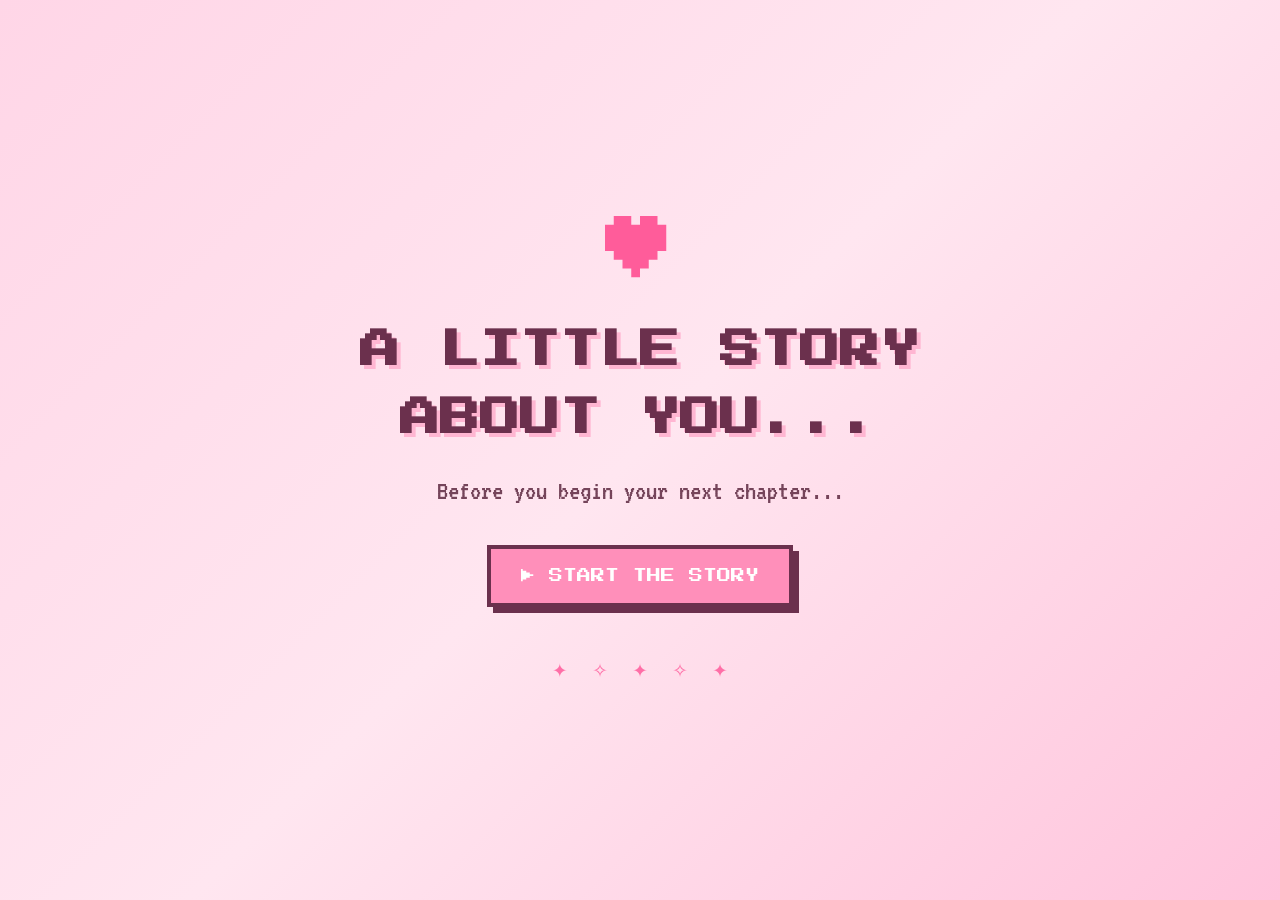
<file: index.html>
<!DOCTYPE html>
<html lang="en">

<head>
    <meta charset="UTF-8">

    <meta name="viewport" content="width=device-width, initial-scale=1.0">

    <title>A Little Story About You ❤️</title>

    <link rel="stylesheet" href="style.css">
</head>

<body>

    <main class="start-screen">

        <div class="pixel-heart">♥</div>

        <h1>A LITTLE STORY<br>ABOUT YOU...</h1>

        <p>
            Before you begin your next chapter...
        </p>

        <button id="startButton">
            ▶ START THE STORY
        </button>

        <div class="sparkles">
            ✦　✧　✦　✧　✦
        </div>

    </main>

    <script src="script.js"></script>

</body>

</html>
</file>
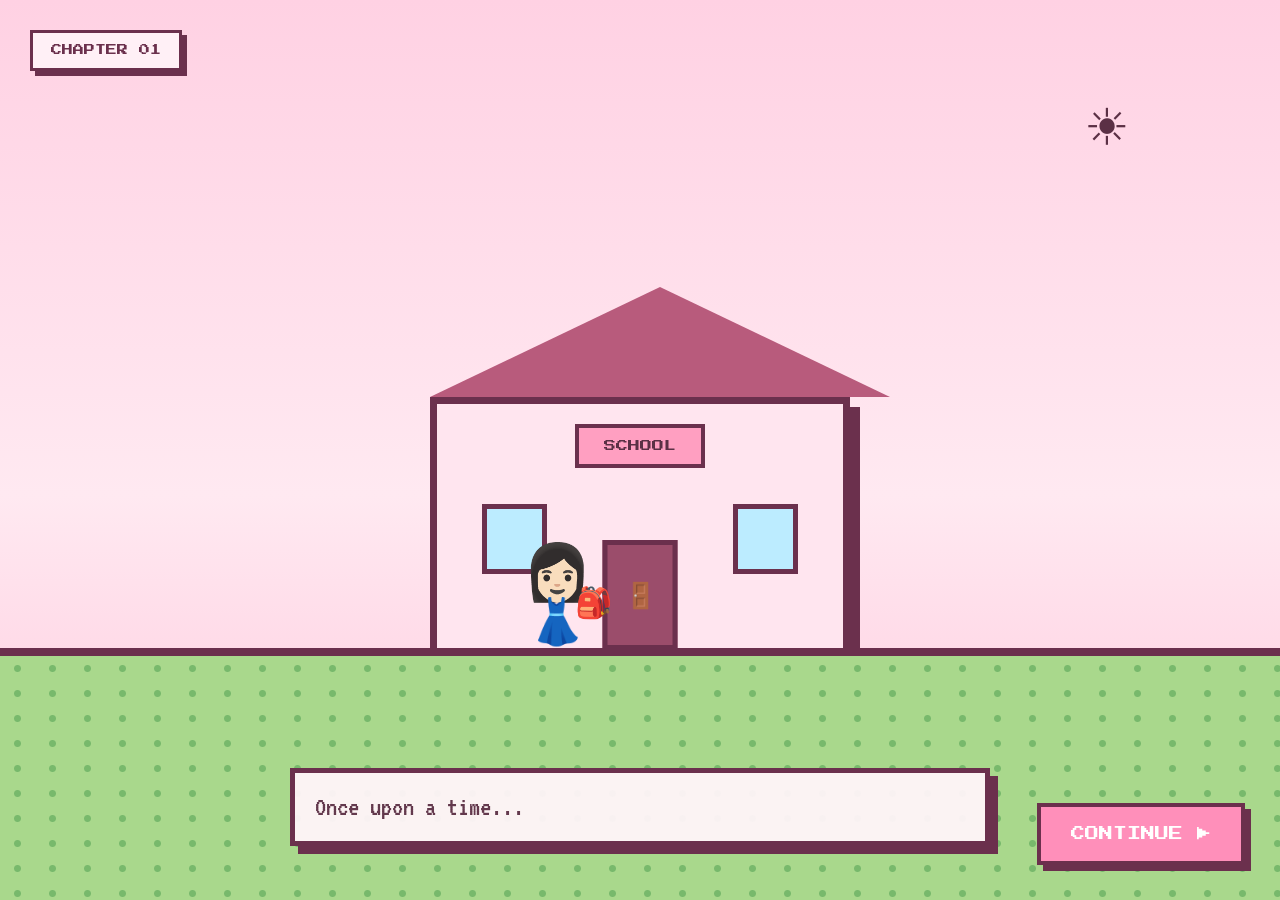
<file: chapter1.html>
<!DOCTYPE html>
<html lang="en">

<head>
    <meta charset="UTF-8">

    <meta name="viewport" content="width=device-width, initial-scale=1.0">

    <title>Chapter 1 — Once Upon a Time</title>

    <link rel="stylesheet" href="style.css">
</head>

<body>

    <main class="game-scene">

        <div class="cloud cloud-one">☁</div>
        <div class="cloud cloud-two">☁</div>

        <div class="sun">☀</div>

        <div class="chapter-label">
            CHAPTER 01
        </div>

        <div class="school">

            <div class="school-roof"></div>

            <div class="school-building">

                <div class="school-sign">
                    SCHOOL
                </div>

                <div class="school-window window-one"></div>

                <div class="school-window window-two"></div>

                <div class="school-door">
                    🚪
                </div>

            </div>

        </div>

        <div class="ground">
            <div class="grass"></div>
        </div>

        <div class="character" id="teacherCharacter">

            <div class="character-head">
                👩🏻
            </div>

            <div class="character-body">
                👗
            </div>

            <div class="character-bag">
                🎒
            </div>

        </div>

        <div class="story-box game-story">

            <p id="storyText">
                Once upon a time...
            </p>

        </div>

        <button id="nextButton">
            CONTINUE ▶
        </button>

    </main>

    <script src="script.js"></script>

</body>

</html>
</file>
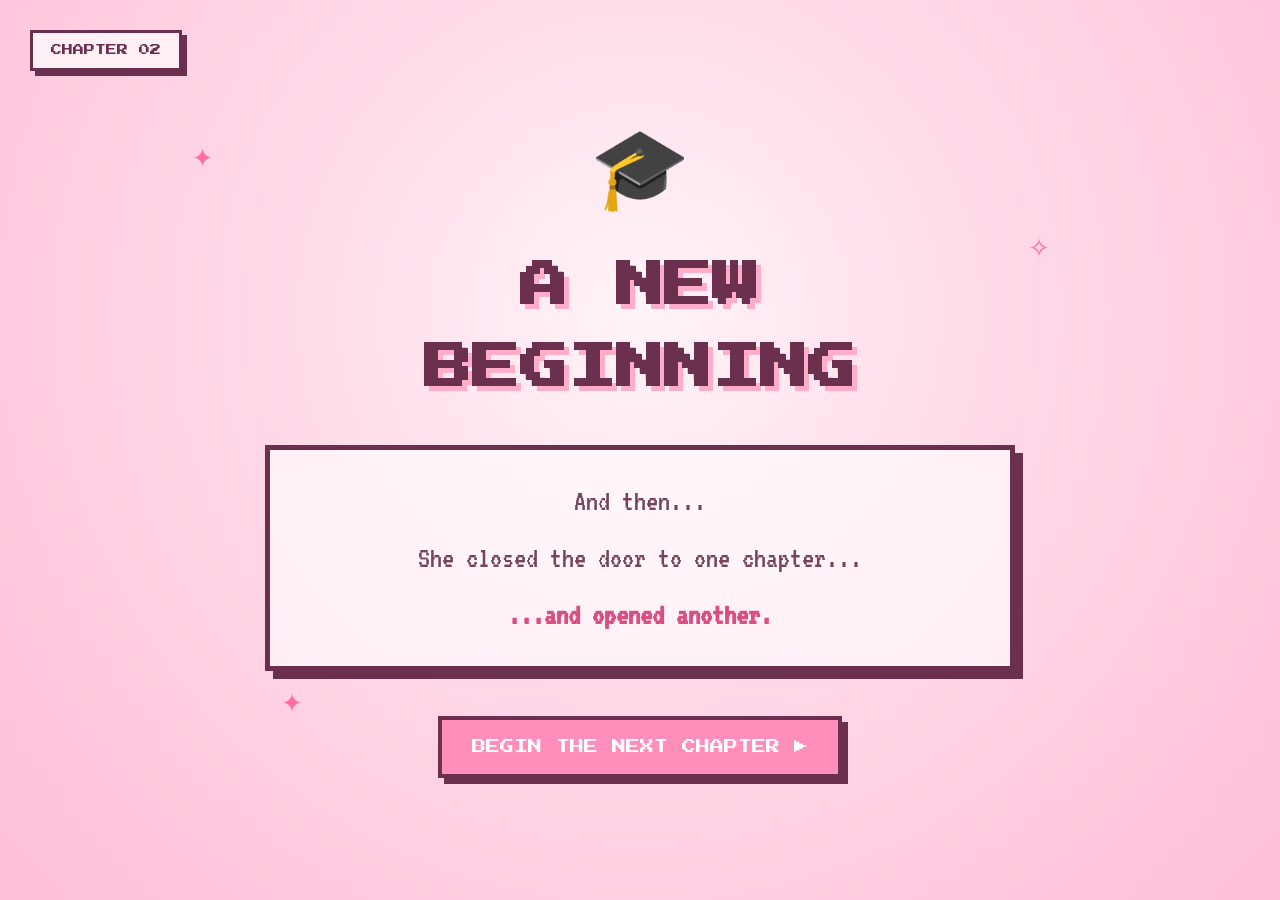
<file: chapter2.html>
<!DOCTYPE html>

<html lang="en">

<head>

    <meta charset="UTF-8">

    <meta
        name="viewport"
        content="width=device-width, initial-scale=1.0"
    >

    <title>Chapter 2 — A New Beginning</title>

    <link
        rel="stylesheet"
        href="style.css"
    >

</head>


<body>

    <main class="new-chapter">


        <!-- Chapter -->

        <div class="chapter-label">

            CHAPTER 02

        </div>


        <!-- Stars -->

        <div class="floating-star star-one">
            ✦
        </div>

        <div class="floating-star star-two">
            ✧
        </div>

        <div class="floating-star star-three">
            ✦
        </div>


        <!-- Main content -->

        <div class="new-chapter-content">


            <div class="graduation-icon">

                🎓

            </div>


            <h1>

                A NEW<br>
                BEGINNING

            </h1>


            <div class="new-story-box">

                <p>

                    And then...

                </p>

                <p>

                    She closed the door
                    to one chapter...

                </p>

                <p>

                    ...and opened another.

                </p>

            </div>


            <button id="beginMasters">

                BEGIN THE NEXT CHAPTER ▶

            </button>


        </div>


    </main>


    <script src="script.js"></script>

</body>

</html>
</file>
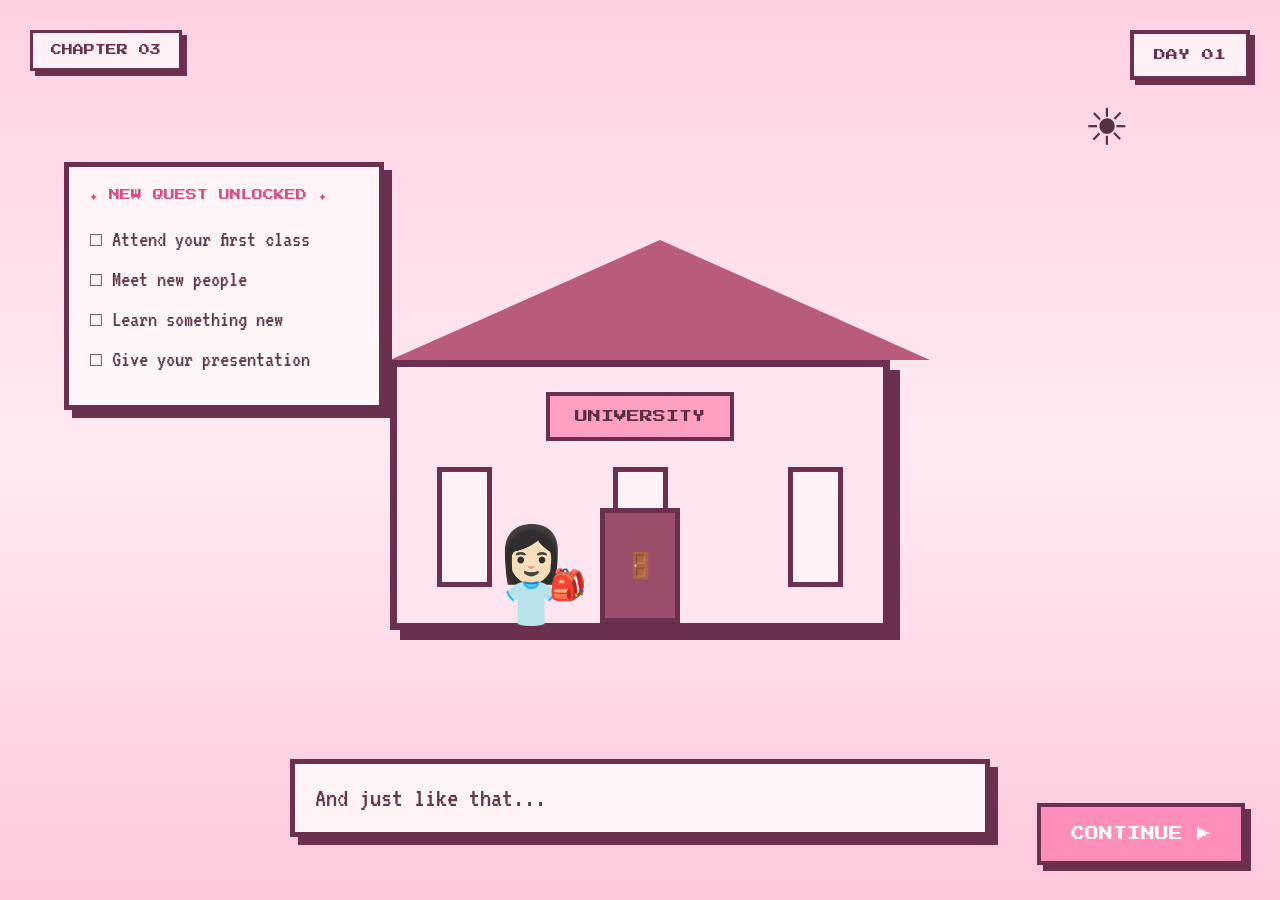
<file: chapter3.html>
<!DOCTYPE html>
<html lang="en">

<head>

    <meta charset="UTF-8">

    <meta
        name="viewport"
        content="width=device-width, initial-scale=1.0"
    >

    <title>Chapter 3 — Day One</title>

    <link
        rel="stylesheet"
        href="style.css"
    >

</head>


<body>

    <main class="university-scene">


        <!-- SKY -->

        <div class="uni-cloud cloud-1">
            ☁
        </div>

        <div class="uni-cloud cloud-2">
            ☁
        </div>


        <!-- SUN -->

        <div class="uni-sun">
            ☀
        </div>


        <!-- CHAPTER -->

        <div class="chapter-label">

            CHAPTER 03

        </div>


        <!-- DAY COUNTER -->

        <div class="day-counter">

            DAY 01

        </div>


        <!-- UNIVERSITY -->

        <div class="university">

            <div class="uni-roof"></div>


            <div class="uni-building">


                <div class="uni-sign">

                    UNIVERSITY

                </div>


                <div class="uni-columns">

                    <div></div>
                    <div></div>
                    <div></div>

                </div>


                <div class="uni-door">

                    🚪

                </div>


            </div>

        </div>


        <!-- CHARACTER -->

        <div
            class="student-character"
            id="studentCharacter"
        >

            <div class="student-head">
                👩🏻
            </div>

            <div class="student-body">
                👕
            </div>

            <div class="student-bag">
                🎒
            </div>

        </div>


        <!-- QUEST BOX -->

        <div class="quest-box">

            <div class="quest-title">

                ✦ NEW QUEST UNLOCKED ✦

            </div>


            <div
                class="quest-item"
                id="quest1"
            >

                ☐ Attend your first class

            </div>


            <div
                class="quest-item"
                id="quest2"
            >

                ☐ Meet new people

            </div>


            <div
                class="quest-item"
                id="quest3"
            >

                ☐ Learn something new

            </div>


            <div
                class="quest-item"
                id="quest4"
            >

                ☐ Give your presentation

            </div>

        </div>


        <!-- STORY -->

        <div class="uni-dialogue">

            <p id="uniStory">

                And just like that...

            </p>

        </div>


        <!-- BUTTON -->

        <button id="uniNext">

            CONTINUE ▶

        </button>


    </main>


    <script src="script.js"></script>

</body>

</html>
</file>
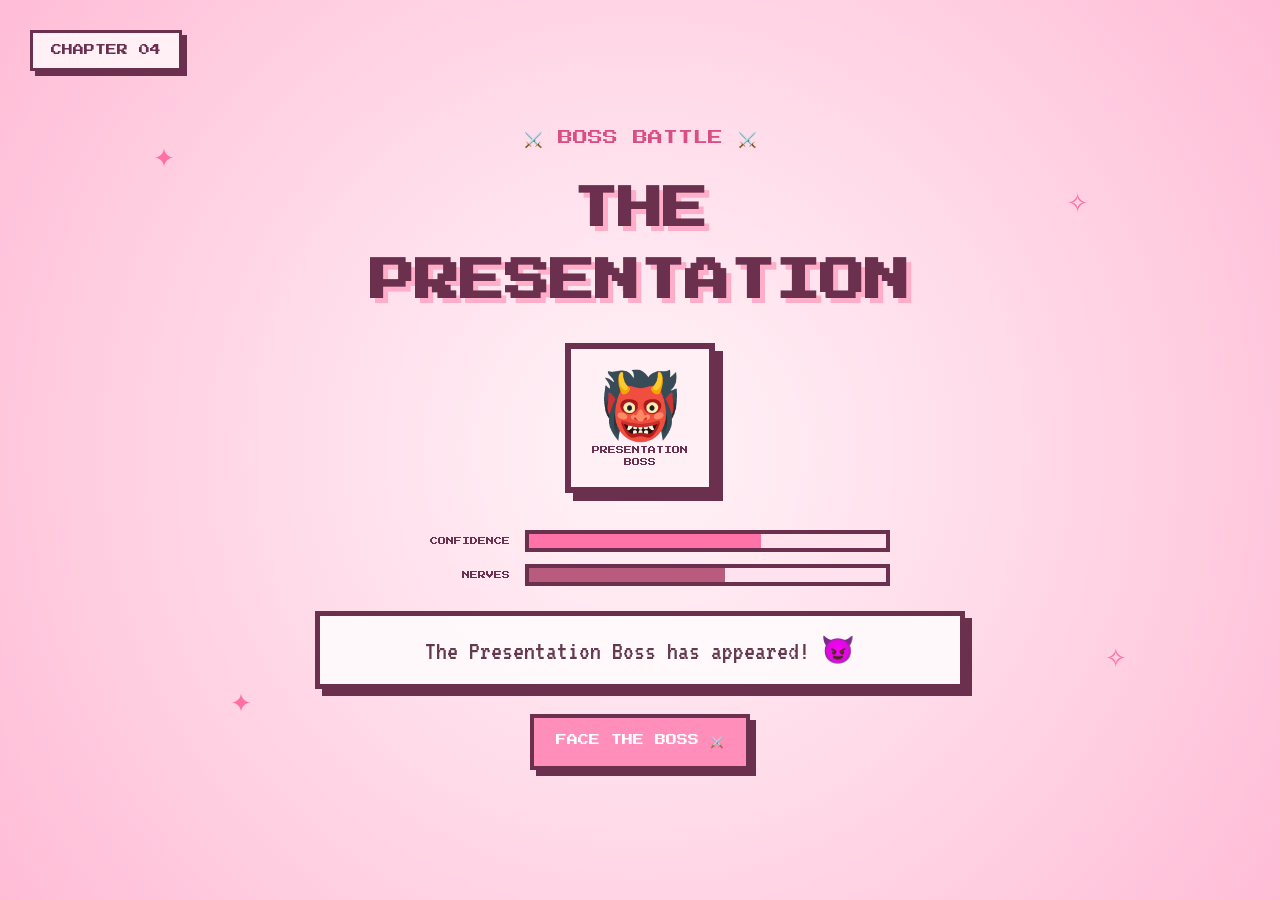
<file: chapter4.html>
<!DOCTYPE html>
<html lang="en">

<head>

    <meta charset="UTF-8">

    <meta
        name="viewport"
        content="width=device-width, initial-scale=1.0"
    >

    <title>Chapter 4 — The Presentation</title>

    <link
        rel="stylesheet"
        href="style.css"
    >

</head>


<body>

    <main class="boss-scene">

        <!-- Background decorations -->

        <div class="boss-star star-a">✦</div>
        <div class="boss-star star-b">✧</div>
        <div class="boss-star star-c">✦</div>
        <div class="boss-star star-d">✧</div>


        <!-- Chapter -->

        <div class="chapter-label">
            CHAPTER 04
        </div>


        <!-- Boss battle -->

        <section class="boss-screen">

            <div class="boss-title">
                ⚔️ BOSS BATTLE ⚔️
            </div>


            <h1>
                THE<br>
                PRESENTATION
            </h1>


            <!-- Boss -->

            <div class="presentation-boss"
                 id="presentationBoss">

                <div class="boss-face">
                    👹
                </div>

                <div class="boss-name">
                    PRESENTATION
                    <br>
                    BOSS
                </div>

            </div>


            <!-- Stats -->

            <div class="stats">

                <div class="stat">

                    <span>
                        CONFIDENCE
                    </span>

                    <div class="bar">

                        <div
                            class="bar-fill confidence"
                            id="confidenceBar"
                        ></div>

                    </div>

                </div>


                <div class="stat">

                    <span>
                        NERVES
                    </span>

                    <div class="bar">

                        <div
                            class="bar-fill nerves"
                            id="nervesBar"
                        ></div>

                    </div>

                </div>

            </div>


            <!-- Dialogue -->

            <div class="boss-dialogue">

                <p id="bossText">
                    The Presentation Boss
                    has appeared! 😈
                </p>

            </div>


            <!-- Choices -->

            <div
                class="boss-options"
                id="bossOptions"
            >

                <button id="optionOne">
                    FACE THE BOSS ⚔️
                </button>

            </div>


            <!-- Victory -->

            <div
                class="victory"
                id="victory"
            >

                <div class="victory-icon">
                    🏆
                </div>

                <h2>
                    PRESENTATION
                    COMPLETE!
                </h2>

                <p>
                    +1000 XP
                </p>

                <p>
                    ACHIEVEMENT UNLOCKED
                </p>

                <div class="achievement">
                    🎓 FIRST BOSS DEFEATED
                </div>

                <button id="continueAfterBoss">
                    CONTINUE ❤️
                </button>

            </div>

        </section>

    </main>


    <script src="script.js"></script>

</body>

</html>
</file>
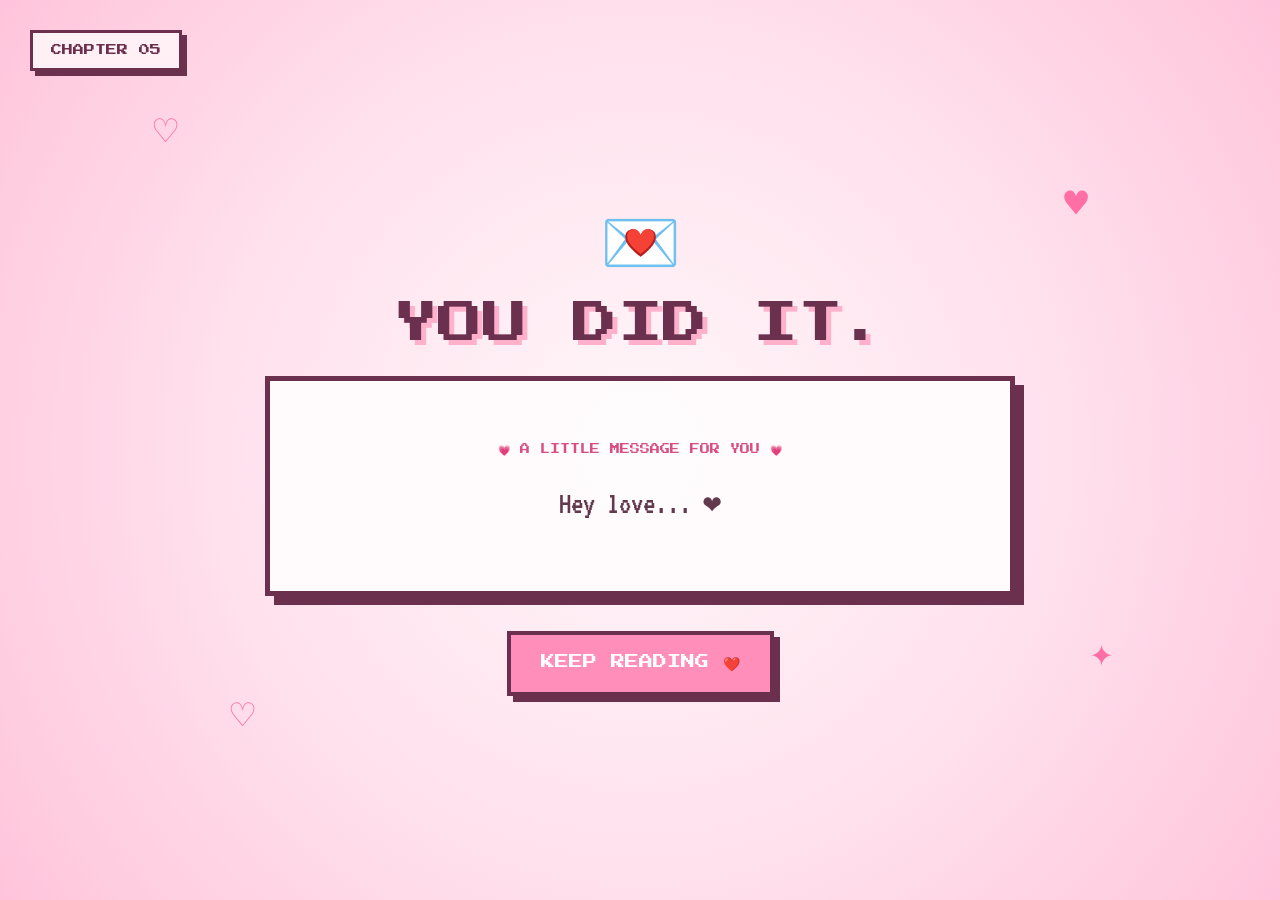
<file: chapter5.html>
<!DOCTYPE html>
<html lang="en">

<head>

    <meta charset="UTF-8">

    <meta
        name="viewport"
        content="width=device-width, initial-scale=1.0"
    >

    <title>Chapter 5 — For You ❤️</title>

    <link
        rel="stylesheet"
        href="style.css"
    >

</head>


<body>

    <main class="love-scene">

        <!-- FLOATING DECORATIONS -->

        <div class="love-heart heart-one">♡</div>
        <div class="love-heart heart-two">♥</div>
        <div class="love-heart heart-three">♡</div>
        <div class="love-heart heart-four">✦</div>


        <!-- CHAPTER -->

        <div class="chapter-label">
            CHAPTER 05
        </div>


        <!-- MAIN CONTENT -->

        <section class="love-content">

            <div class="love-icon">
                💌
            </div>


            <div class="love-title">
                YOU DID IT.
            </div>


            <div class="letter-box">

                <div class="letter-header">
                    💗 A LITTLE MESSAGE FOR YOU 💗
                </div>


                <div
                    class="letter-text"
                    id="letterText"
                >
                    Hey love... ❤️
                </div>

            </div>


            <button id="letterNext">
                KEEP READING ❤️
            </button>

        </section>

    </main>


    <script src="script.js"></script>

</body>

</html>
</file>
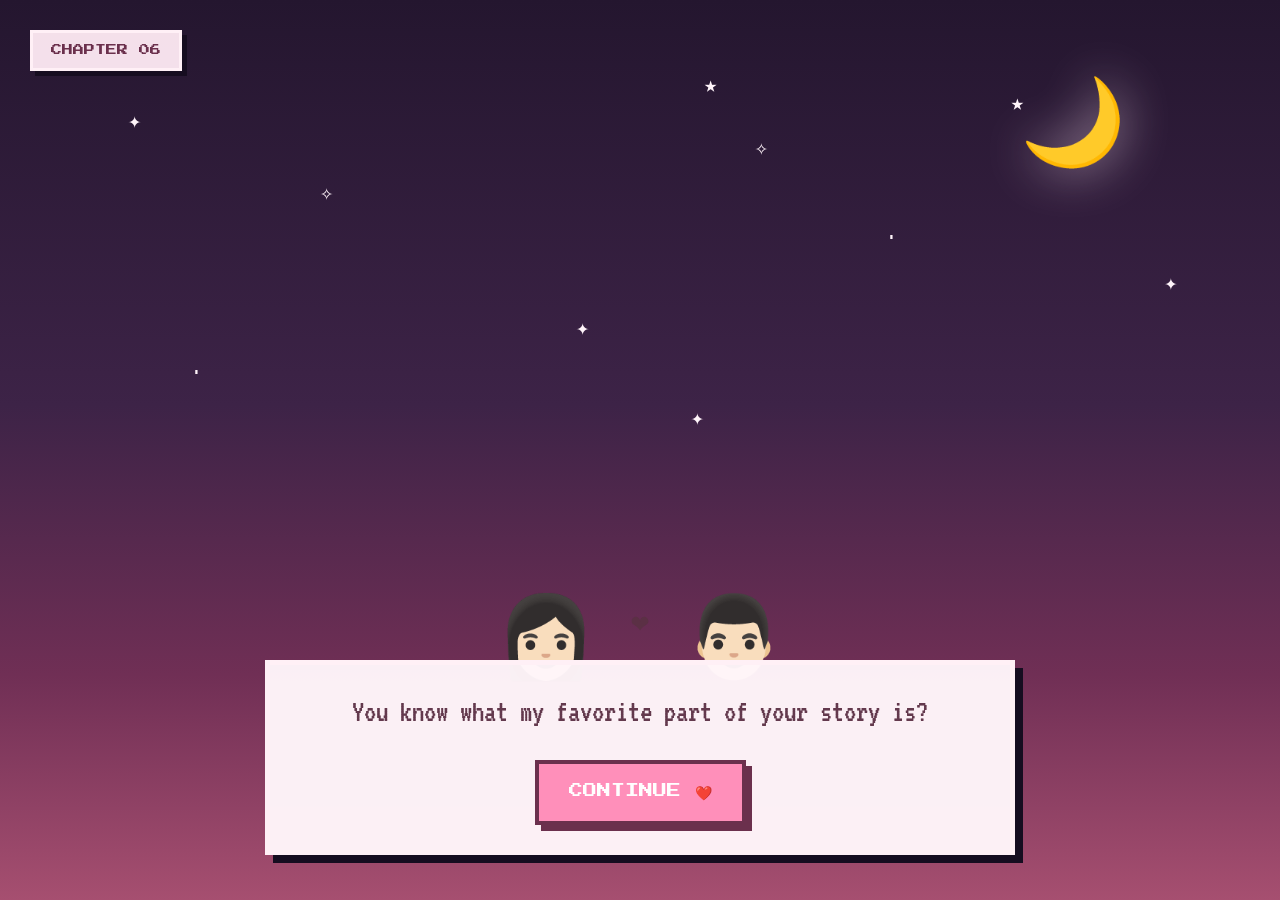
<file: chapter6.html>
<!DOCTYPE html>
<html lang="en">

<head>

    <meta charset="UTF-8">

    <meta
        name="viewport"
        content="width=device-width, initial-scale=1.0"
    >

    <title>Chapter 6 — For You ❤️</title>

    <link
        rel="stylesheet"
        href="style.css"
    >

</head>


<body>

    <main class="final-scene">

        <!-- ============================= -->
        <!-- NIGHT SKY -->
        <!-- ============================= -->

        <div class="stars">

            <span>✦</span>
            <span>✧</span>
            <span>★</span>
            <span>✦</span>
            <span>·</span>
            <span>✧</span>
            <span>✦</span>
            <span>·</span>
            <span>★</span>
            <span>✦</span>

        </div>


        <!-- MOON -->

        <div class="moon">
            🌙
        </div>


        <!-- CHAPTER -->

        <div class="final-chapter">

            CHAPTER 06

        </div>


        <!-- PIXEL CHARACTERS -->

        <div class="couple">

            <div class="pixel-person girl">

                👩🏻

            </div>


            <div class="heart-between">

                ❤️

            </div>


            <div class="pixel-person boy">

                👨🏻

            </div>

        </div>


        <!-- DIALOGUE -->

        <div class="final-dialogue">

            <div
                class="final-text"
                id="finalText"
            >

                You know what my favorite part of your story is?

            </div>


            <button id="finalNext">

                CONTINUE ❤️

            </button>

        </div>


        <!-- FINAL MESSAGE -->

        <div
            class="ending"
            id="ending"
        >

            <div class="ending-heart">
                ❤️
            </div>


            <h1>
                THE END
            </h1>


            <p>
                ...for now.
            </p>


            <div class="ending-message">

                Whatever chapter comes next...

                <br><br>

                I'll be right here cheering for you. ❤️

            </div>

        </div>

    </main>


    <script src="script.js"></script>

</body>

</html>
</file>
<file: style.css>
@import url('https://fonts.googleapis.com/css2?family=Press+Start+2P&family=VT323&display=swap');

* {
    margin: 0;
    padding: 0;
    box-sizing: border-box;
}

body {
    min-height: 100vh;
    margin: 0;

    background:
        linear-gradient(
            135deg,
            #ffd6e7,
            #ffe6f0,
            #ffc4dc
        );

    font-family: 'VT323', monospace;

    color: #5b3045;

    overflow: hidden;
}

/* Main screen */

/* Opening page only */

.start-screen {
    min-height: 100vh;

    display: flex;
    flex-direction: column;

    justify-content: center;
    align-items: center;

    text-align: center;

    padding: 50px;

    width: 90%;
    max-width: 800px;

    margin: auto;
}

/* Pixel heart */

.pixel-heart {
    font-family: 'Press Start 2P', cursive;

    font-size: 70px;

    color: #ff5c9a;

    margin-bottom: 30px;

    animation: heartbeat 1.2s infinite;
}

/* Main heading */

h1 {
    font-family: 'Press Start 2P', cursive;

    font-size: clamp(22px, 4vw, 40px);

    line-height: 1.7;

    color: #6b304d;

    text-shadow:
        4px 4px 0 #ffb6d2;

    margin-bottom: 25px;
}

/* Subtitle */

p {
    font-size: 28px;

    margin-bottom: 40px;

    color: #75445a;
}

/* Start button */

button {
    font-family: 'Press Start 2P', cursive;

    font-size: 14px;

    padding: 20px 30px;

    background: #ff8fba;

    color: white;

    border: 4px solid #6b304d;

    box-shadow:
        6px 6px 0 #6b304d;

    cursor: pointer;

    transition: 0.15s;
}

button:hover {
    transform: translate(3px, 3px);

    box-shadow:
        3px 3px 0 #6b304d;

    background: #ff73a8;
}

button:active {
    transform: translate(6px, 6px);

    box-shadow: none;
}

/* Sparkles */

.sparkles {
    margin-top: 45px;

    font-size: 25px;

    color: #ff6fa7;

    animation: sparkle 2s infinite;
}

/* Animations */

@keyframes heartbeat {

    0%,
    100% {
        transform: scale(1);
    }

    50% {
        transform: scale(1.2);
    }
}

@keyframes sparkle {

    0%,
    100% {
        opacity: 0.4;
    }

    50% {
        opacity: 1;
    }
}

/* =========================================
   PIXEL GAME SCENE
========================================= */

.game-scene {

    position: relative;

    width: 100%;

    height: 100vh;

    overflow: hidden;

    background:
        linear-gradient(
            #ffd1e3 0%,
            #ffe9f1 55%,
            #ffc4da 100%
        );

}


/* =========================================
   CLOUDS
========================================= */

.cloud {

    position: absolute;

    font-size: 55px;

    opacity: 0.7;

    animation: cloudMove 18s linear infinite;

}


.cloud-one {

    top: 12%;

    left: -100px;

}


.cloud-two {

    top: 25%;

    left: -300px;

    animation-delay: 7s;

}


@keyframes cloudMove {

    from {

        transform: translateX(0);

    }

    to {

        transform: translateX(120vw);

    }

}


/* =========================================
   SUN
========================================= */

.sun {

    position: absolute;

    top: 10%;

    right: 12%;

    font-size: 65px;

    animation: sunGlow 3s ease-in-out infinite;

}


@keyframes sunGlow {

    0%,
    100% {

        transform: scale(1);

    }

    50% {

        transform: scale(1.1);

    }

}


/* =========================================
   CHAPTER LABEL
========================================= */

.chapter-label {

    position: absolute;

    top: 30px;

    left: 30px;

    padding: 12px 18px;

    background: #fff0f6;

    border: 3px solid #6b304d;

    box-shadow: 5px 5px 0 #6b304d;

    font-family: 'Press Start 2P', cursive;

    font-size: 11px;

    color: #6b304d;

}


/* =========================================
   SCHOOL
========================================= */

.school {

    position: absolute;

    bottom: 27%;

    left: 50%;

    transform: translateX(-50%);

    width: 420px;

}


/* Roof */

.school-roof {

    width: 0;

    height: 0;

    border-left: 230px solid transparent;

    border-right: 230px solid transparent;

    border-bottom: 110px solid #b85b7c;

}


/* Building */

.school-building {

    height: 260px;

    background: #ffe5ef;

    border: 7px solid #6b304d;

    position: relative;

    box-shadow: 10px 10px 0 #6b304d;

}


/* School sign */

.school-sign {

    position: absolute;

    top: 20px;

    left: 50%;

    transform: translateX(-50%);

    background: #ff9fc1;

    border: 4px solid #6b304d;

    padding: 12px 25px;

    font-family: 'Press Start 2P', cursive;

    font-size: 12px;

}


/* Windows */

.school-window {

    position: absolute;

    top: 100px;

    width: 65px;

    height: 70px;

    background: #bcecff;

    border: 5px solid #6b304d;

}


.window-one {

    left: 45px;

}


.window-two {

    right: 45px;

}


/* Door */

.school-door {

    position: absolute;

    bottom: 0;

    left: 50%;

    transform: translateX(-50%);

    width: 75px;

    height: 110px;

    background: #9b4d6b;

    border: 5px solid #6b304d;

    font-size: 25px;

    display: flex;

    align-items: center;

    justify-content: center;

}


/* =========================================
   GROUND
========================================= */

.ground {

    position: absolute;

    bottom: 0;

    left: 0;

    width: 100%;

    height: 28%;

    background: #a9d88c;

    border-top: 8px solid #6b304d;

}


.grass {

    width: 100%;

    height: 100%;

    background-image:

        radial-gradient(
            circle,
            #78b96c 3px,
            transparent 4px
        );

    background-size: 35px 25px;

}


/* =========================================
   CHARACTER
========================================= */

.character {

    position: absolute;

    bottom: 28%;

    left: 12%;

    width: 90px;

    text-align: center;

    z-index: 10;

    animation: characterWalk 3s ease-in-out forwards;

}


.character-head {

    font-size: 55px;

}


.character-body {

    font-size: 45px;

    margin-top: -10px;

}


.character-bag {

    position: absolute;

    right: -10px;

    top: 45px;

    font-size: 30px;

}


/* Walking animation */

@keyframes characterWalk {

    from {

        left: 12%;

    }

    to {

        left: 40%;

    }

}


/* =========================================
   STORY BOX
========================================= */

.game-story {

    position: absolute;

    left: 50%;

    bottom: 6%;

    transform: translateX(-50%);

    width: min(700px, 85%);

    background: rgba(255, 245, 249, 0.95);

    border: 5px solid #6b304d;

    box-shadow: 8px 8px 0 #6b304d;

    padding: 20px;

    z-index: 20;

}


.game-story p {

    margin: 0;

    font-family: 'VT323', monospace;

    font-size: 28px;

    color: #63394d;

}


/* =========================================
   NEXT BUTTON
========================================= */

.game-scene #nextButton {

    position: absolute;

    right: 35px;

    bottom: 35px;

    z-index: 30;

}


/* =========================================
   MOBILE
========================================= */

@media (max-width: 600px) {

    .school {

        transform: translateX(-50%) scale(0.65);

        bottom: 31%;

    }


    .character {

        transform: scale(0.75);

    }


    .game-story {

        bottom: 4%;

        padding: 15px;

    }


    .game-story p {

        font-size: 23px;

    }


    .game-scene #nextButton {

        right: 15px;

        bottom: 150px;

        font-size: 10px;

        padding: 15px;

    }

}

/* =========================================
   CHAPTER 2 — NEW BEGINNING
========================================= */

.new-chapter {

    position: relative;

    min-height: 100vh;

    width: 100%;

    overflow: hidden;

    display: flex;

    justify-content: center;

    align-items: center;

    text-align: center;

    background:

        radial-gradient(
            circle at 50% 35%,
            #fff4f8,
            #ffd8e8 45%,
            #ffbfd8 100%
        );

}


/* Content */

.new-chapter-content {

    position: relative;

    z-index: 5;

    max-width: 750px;

    width: 90%;

}


/* Graduation icon */

.graduation-icon {

    font-size: 80px;

    margin-bottom: 30px;

    animation:

        graduationFloat
        2s
        ease-in-out
        infinite;

}


/* Heading */

.new-chapter h1 {

    font-family:
        'Press Start 2P',
        cursive;

    font-size:
        clamp(
            25px,
            5vw,
            48px
        );

    line-height: 1.7;

    color: #6b304d;

    text-shadow:
        5px 5px 0 #ffadc9;

    margin-bottom: 35px;

}


/* Story */

.new-story-box {

    background:
        rgba(
            255,
            255,
            255,
            0.65
        );

    border:
        5px solid #6b304d;

    box-shadow:
        8px 8px 0 #6b304d;

    padding: 30px;

    margin-bottom: 45px;

}


.new-story-box p {

    font-size: 30px;

    line-height: 1.4;

    margin-bottom: 15px;

}


.new-story-box p:last-child {

    margin-bottom: 0;

    color: #d94f83;

    font-weight: bold;

}


/* Stars */

.floating-star {

    position: absolute;

    color: #ff6fa5;

    font-size: 35px;

    animation:
        starFloat
        3s
        ease-in-out
        infinite;

}


.star-one {

    top: 15%;

    left: 15%;

}


.star-two {

    top: 25%;

    right: 18%;

    animation-delay: 1s;

}


.star-three {

    bottom: 20%;

    left: 22%;

    animation-delay: 2s;

}


/* Animations */

@keyframes graduationFloat {

    0%,
    100% {

        transform:
            translateY(0)
            rotate(-3deg);

    }

    50% {

        transform:
            translateY(-12px)
            rotate(3deg);

    }

}


@keyframes starFloat {

    0%,
    100% {

        transform:
            translateY(0)
            scale(1);

        opacity: 0.5;

    }

    50% {

        transform:
            translateY(-15px)
            scale(1.3);

        opacity: 1;

    }

}

/* =========================================
   CHAPTER 3 — UNIVERSITY
========================================= */

.university-scene {

    position: relative;

    width: 100%;

    height: 100vh;

    overflow: hidden;

    background:

        linear-gradient(
            #ffd1e3 0%,
            #ffeaf2 50%,
            #ffc8dc 100%
        );

}


/* =========================================
   CLOUDS
========================================= */

.uni-cloud {

    position: absolute;

    font-size: 55px;

    opacity: 0.7;

    animation:
        universityCloudMove
        20s
        linear
        infinite;

}


.cloud-1 {

    top: 12%;

    left: -100px;

}


.cloud-2 {

    top: 24%;

    left: -300px;

    animation-delay: 8s;

}


@keyframes universityCloudMove {

    from {

        transform:
            translateX(0);

    }

    to {

        transform:
            translateX(120vw);

    }

}


/* =========================================
   SUN
========================================= */

.uni-sun {

    position: absolute;

    top: 10%;

    right: 12%;

    font-size: 65px;

    animation:
        universitySun
        3s
        ease-in-out
        infinite;

}


@keyframes universitySun {

    0%,
    100% {

        transform:
            scale(1);

    }

    50% {

        transform:
            scale(1.1);

    }

}


/* =========================================
   DAY COUNTER
========================================= */

.day-counter {

    position: absolute;

    top: 30px;

    right: 30px;

    background: #fff0f6;

    border: 4px solid #6b304d;

    box-shadow:
        5px 5px 0 #6b304d;

    padding: 15px 20px;

    font-family:
        'Press Start 2P',
        cursive;

    font-size: 12px;

    color: #6b304d;

}


/* =========================================
   UNIVERSITY
========================================= */

.university {

    position: absolute;

    bottom: 30%;

    left: 50%;

    transform:
        translateX(-50%);

    width: 500px;

}


/* Roof */

.uni-roof {

    width: 0;

    height: 0;

    border-left:
        270px solid transparent;

    border-right:
        270px solid transparent;

    border-bottom:
        120px solid #b85b7c;

}


/* Building */

.uni-building {

    position: relative;

    height: 270px;

    background:
        #ffe5ef;

    border:
        7px solid #6b304d;

    box-shadow:
        10px 10px 0 #6b304d;

}


/* Sign */

.uni-sign {

    position: absolute;

    top: 25px;

    left: 50%;

    transform:
        translateX(-50%);

    background:
        #ff9fc1;

    border:
        4px solid #6b304d;

    padding:
        14px 25px;

    font-family:
        'Press Start 2P',
        cursive;

    font-size: 13px;

}


/* Columns */

.uni-columns {

    position: absolute;

    top: 100px;

    left: 40px;

    right: 40px;

    display: flex;

    justify-content:
        space-between;

}


.uni-columns div {

    width: 55px;

    height: 120px;

    background:
        #fff2f7;

    border:
        5px solid #6b304d;

}


/* Door */

.uni-door {

    position: absolute;

    bottom: 0;

    left: 50%;

    transform:
        translateX(-50%);

    width: 80px;

    height: 115px;

    background:
        #9b4d6b;

    border:
        5px solid #6b304d;

    display: flex;

    justify-content:
        center;

    align-items:
        center;

    font-size: 25px;

}


/* =========================================
   STUDENT
========================================= */

.student-character {

    position: absolute;

    bottom: 30%;

    left: 12%;

    width: 90px;

    text-align: center;

    z-index: 10;

    animation:
        studentWalk
        4s
        ease-in-out
        forwards;

}


.student-head {

    font-size: 55px;

}


.student-body {

    font-size: 45px;

    margin-top: -10px;

}


.student-bag {

    position: absolute;

    top: 45px;

    right: -10px;

    font-size: 30px;

}


@keyframes studentWalk {

    from {

        left: 10%;

    }

    to {

        left: 38%;

    }

}


/* =========================================
   QUEST BOX
========================================= */

.quest-box {

    position: absolute;

    top: 18%;

    left: 5%;

    width: 320px;

    background:
        rgba(
            255,
            247,
            250,
            0.95
        );

    border:
        5px solid #6b304d;

    box-shadow:
        8px 8px 0 #6b304d;

    padding: 20px;

    z-index: 20;

}


.quest-title {

    font-family:
        'Press Start 2P',
        cursive;

    font-size: 11px;

    color: #d94f83;

    margin-bottom: 20px;

    line-height: 1.6;

}


.quest-item {

    font-size: 23px;

    margin:
        14px 0;

    color: #63394d;

    transition:
        0.3s;

}


/* Completed quest */

.quest-item.completed {

    color: #d94f83;

    text-decoration:
        line-through;

}


/* =========================================
   DIALOGUE
========================================= */

.uni-dialogue {

    position: absolute;

    bottom: 7%;

    left: 50%;

    transform:
        translateX(-50%);

    width:
        min(700px, 75%);

    background:
        rgba(
            255,
            245,
            249,
            0.97
        );

    border:
        5px solid #6b304d;

    box-shadow:
        8px 8px 0 #6b304d;

    padding: 20px;

    z-index: 30;

}


.uni-dialogue p {

    margin: 0;

    font-size: 28px;

    color: #63394d;

}


/* Button */

.university-scene #uniNext {

    position: absolute;

    right: 35px;

    bottom: 35px;

    z-index: 40;

}


/* =========================================
   MOBILE
========================================= */

@media (max-width: 700px) {

    .university {

        transform:
            translateX(-50%)
            scale(0.6);

        bottom: 32%;

    }


    .quest-box {

        top: 15%;

        left: 15px;

        width: 260px;

        padding: 15px;

    }


    .quest-item {

        font-size: 19px;

    }


    .uni-dialogue {

        width: 90%;

        bottom: 5%;

    }


    .uni-dialogue p {

        font-size: 23px;

    }


    .university-scene #uniNext {

        bottom: 145px;

        right: 15px;

        font-size: 10px;

        padding: 15px;

    }

}

/* =========================================
   CHAPTER 4 — PRESENTATION BOSS
========================================= */

.boss-scene {

    position: relative;

    width: 100%;

    height: 100vh;

    overflow: hidden;

    display: flex;

    justify-content: center;

    align-items: center;

    background:

        radial-gradient(
            circle at center,
            #fff4f8 0%,
            #ffd9e8 50%,
            #ffbcd6 100%
        );

}


/* =========================================
   FLOATING STARS
========================================= */

.boss-star {

    position: absolute;

    font-size: 35px;

    color: #ff6fa5;

    animation:
        bossStarFloat
        3s
        ease-in-out
        infinite;

}


.star-a {

    top: 15%;

    left: 12%;

}


.star-b {

    top: 20%;

    right: 15%;

    animation-delay: 0.8s;

}


.star-c {

    bottom: 20%;

    left: 18%;

    animation-delay: 1.5s;

}


.star-d {

    bottom: 25%;

    right: 12%;

    animation-delay: 2s;

}


@keyframes bossStarFloat {

    0%,
    100% {

        transform:
            translateY(0)
            rotate(0deg);

        opacity: 0.5;

    }

    50% {

        transform:
            translateY(-15px)
            rotate(15deg);

        opacity: 1;

    }

}


/* =========================================
   BOSS SCREEN
========================================= */

.boss-screen {

    position: relative;

    z-index: 10;

    width: min(850px, 90%);

    max-height: 92vh;

    overflow-y: auto;

    text-align: center;

    padding: 30px;

}


/* =========================================
   BOSS TITLE
========================================= */

.boss-title {

    font-family:
        'Press Start 2P',
        cursive;

    font-size: 15px;

    color: #d94f83;

    margin-bottom: 25px;

    animation:
        bossTitlePulse
        1.5s
        infinite;

}


@keyframes bossTitlePulse {

    0%,
    100% {

        transform: scale(1);

    }

    50% {

        transform: scale(1.05);

    }

}


/* =========================================
   HEADING
========================================= */

.boss-screen h1 {

    font-family:
        'Press Start 2P',
        cursive;

    font-size:
        clamp(
            25px,
            5vw,
            45px
        );

    line-height: 1.6;

    color: #6b304d;

    text-shadow:
        5px 5px 0 #ffadc9;

    margin-bottom: 25px;

}


/* =========================================
   BOSS CHARACTER
========================================= */

.presentation-boss {

    display: inline-flex;

    flex-direction: column;

    align-items: center;

    justify-content: center;

    width: 150px;

    height: 150px;

    background: #fff0f6;

    border: 6px solid #6b304d;

    box-shadow:
        8px 8px 0 #6b304d;

    margin-bottom: 25px;

    animation:
        bossFloat
        2s
        ease-in-out
        infinite;

}


.boss-face {

    font-size: 65px;

}


.boss-name {

    font-family:
        'Press Start 2P',
        cursive;

    font-size: 8px;

    line-height: 1.5;

    color: #6b304d;

}


@keyframes bossFloat {

    0%,
    100% {

        transform:
            translateY(0);

    }

    50% {

        transform:
            translateY(-8px);

    }

}


/* =========================================
   STATS
========================================= */

.stats {

    width: min(500px, 90%);

    margin:
        0 auto 25px;

}


.stat {

    display: flex;

    align-items: center;

    gap: 15px;

    margin: 12px 0;

}


.stat span {

    width: 120px;

    text-align: right;

    font-family:
        'Press Start 2P',
        cursive;

    font-size: 8px;

    color: #6b304d;

}


.bar {

    flex: 1;

    height: 22px;

    background: #ffe2ed;

    border: 4px solid #6b304d;

}


.bar-fill {

    height: 100%;

    transition:
        width 0.8s
        ease;

}


.confidence {

    width: 65%;

    background: #ff73a8;

}


.nerves {

    width: 55%;

    background: #b85b7c;

}


/* =========================================
   DIALOGUE
========================================= */

.boss-dialogue {

    background:
        rgba(
            255,
            250,
            252,
            0.95
        );

    border:
        5px solid #6b304d;

    box-shadow:
        7px 7px 0 #6b304d;

    padding: 18px;

    width: min(650px, 90%);

    margin:
        0 auto 25px;

}


.boss-dialogue p {

    font-size: 27px;

    margin: 0;

    color: #63394d;

}


/* =========================================
   OPTIONS
========================================= */

.boss-options {

    display: flex;

    justify-content: center;

    gap: 15px;

    flex-wrap: wrap;

}


.boss-options button {

    font-size: 11px;

    padding: 17px 22px;

}


/* =========================================
   VICTORY
========================================= */

.victory {

    display: none;

    background:
        rgba(
            255,
            250,
            252,
            0.97
        );

    border:
        6px solid #6b304d;

    box-shadow:
        10px 10px 0 #6b304d;

    padding: 30px;

    margin-top: 20px;

}


.victory.show {

    display: block;

    animation:
        victoryAppear
        0.6s
        ease;

}


.victory-icon {

    font-size: 70px;

    margin-bottom: 15px;

}


.victory h2 {

    font-family:
        'Press Start 2P',
        cursive;

    font-size:
        clamp(
            18px,
            4vw,
            30px
        );

    line-height: 1.6;

    color: #d94f83;

    margin-bottom: 15px;

}


.victory p {

    font-size: 25px;

    margin: 8px 0;

}


.achievement {

    display: inline-block;

    margin:
        15px 0 25px;

    padding:
        12px 15px;

    background: #ffcae0;

    border: 4px solid #6b304d;

    font-family:
        'Press Start 2P',
        cursive;

    font-size: 9px;

    line-height: 1.6;

}


@keyframes victoryAppear {

    from {

        opacity: 0;

        transform:
            scale(0.7);

    }

    to {

        opacity: 1;

        transform:
            scale(1);

    }

}


/* =========================================
   MOBILE
========================================= */

@media (max-width: 600px) {

    .boss-screen {

        padding: 15px;

    }


    .boss-title {

        font-size: 10px;

    }


    .presentation-boss {

        width: 120px;

        height: 120px;

    }


    .boss-face {

        font-size: 50px;

    }


    .stat {

        gap: 8px;

    }


    .stat span {

        width: 90px;

        font-size: 7px;

    }


    .boss-dialogue p {

        font-size: 22px;

    }


    .boss-options button {

        font-size: 9px;

        padding: 14px;

    }

}

/* =========================================
   CHAPTER 5 — LOVE LETTER
========================================= */

.love-scene {

    position: relative;

    width: 100%;

    height: 100vh;

    overflow: hidden;

    display: flex;

    justify-content: center;

    align-items: center;

    background:
        radial-gradient(
            circle at center,
            #fff7fa 0%,
            #ffe0ec 55%,
            #ffc4db 100%
        );

}


/* =========================================
   FLOATING HEARTS
========================================= */

.love-heart {

    position: absolute;

    color: #ff6fa5;

    font-size: 40px;

    animation:
        loveFloat
        4s
        ease-in-out
        infinite;

}


.heart-one {

    top: 12%;

    left: 12%;

}


.heart-two {

    top: 20%;

    right: 15%;

    animation-delay: 1s;

}


.heart-three {

    bottom: 18%;

    left: 18%;

    animation-delay: 2s;

}


.heart-four {

    bottom: 25%;

    right: 13%;

    animation-delay: 3s;

}


@keyframes loveFloat {

    0%,
    100% {

        transform:
            translateY(0)
            scale(1);

        opacity: 0.5;

    }

    50% {

        transform:
            translateY(-18px)
            scale(1.2);

        opacity: 1;

    }

}


/* =========================================
   CONTENT
========================================= */

.love-content {

    position: relative;

    z-index: 10;

    width: min(750px, 90%);

    text-align: center;

}


/* =========================================
   ICON
========================================= */

.love-icon {

    font-size: 65px;

    margin-bottom: 20px;

    animation:
        lovePulse
        2s
        infinite;

}


@keyframes lovePulse {

    0%,
    100% {

        transform: scale(1);

    }

    50% {

        transform: scale(1.12);

    }

}


/* =========================================
   TITLE
========================================= */

.love-title {

    font-family:
        'Press Start 2P',
        cursive;

    font-size:
        clamp(
            24px,
            5vw,
            45px
        );

    color: #6b304d;

    text-shadow:
        5px 5px 0 #ffb0cb;

    margin-bottom: 30px;

}


/* =========================================
   LETTER
========================================= */

.letter-box {

    background:
        rgba(
            255,
            252,
            253,
            0.96
        );

    border:
        5px solid #6b304d;

    box-shadow:
        9px 9px 0 #6b304d;

    padding: 30px;

    min-height: 220px;

    display: flex;

    flex-direction: column;

    justify-content: center;

    align-items: center;

}


.letter-header {

    font-family:
        'Press Start 2P',
        cursive;

    font-size: 10px;

    color: #d94f83;

    margin-bottom: 25px;

}


.letter-text {

    font-size: 31px;

    line-height: 1.5;

    color: #63394d;

    max-width: 650px;

    transition:
        opacity 0.3s ease;

}


/* =========================================
   BUTTON
========================================= */

#letterNext {

    margin-top: 35px;

}


/* =========================================
   MOBILE
========================================= */

@media (max-width: 600px) {

    .love-content {

        width: 92%;

    }

    .letter-box {

        padding: 20px;

    }

    .letter-text {

        font-size: 24px;

    }

    .letter-header {

        font-size: 8px;

    }

}

/* =========================================
   CHAPTER 6 — FINAL NIGHT
========================================= */

.final-scene {

    position: relative;

    width: 100%;

    height: 100vh;

    overflow: hidden;

    background:
        linear-gradient(
            #24162f 0%,
            #3d2347 45%,
            #702f55 75%,
            #a64f70 100%
        );

}


/* =========================================
   STARS
========================================= */

.stars span {

    position: absolute;

    color: #fff4fa;

    font-size: 22px;

    animation:
        twinkle
        2.5s
        ease-in-out
        infinite;

}


.stars span:nth-child(1) {
    top: 12%;
    left: 10%;
}

.stars span:nth-child(2) {
    top: 20%;
    left: 25%;
    animation-delay: .5s;
}

.stars span:nth-child(3) {
    top: 10%;
    right: 20%;
    animation-delay: 1s;
}

.stars span:nth-child(4) {
    top: 30%;
    right: 8%;
    animation-delay: 1.5s;
}

.stars span:nth-child(5) {
    top: 40%;
    left: 15%;
}

.stars span:nth-child(6) {
    top: 15%;
    right: 40%;
    animation-delay: .7s;
}

.stars span:nth-child(7) {
    top: 35%;
    left: 45%;
    animation-delay: 1.2s;
}

.stars span:nth-child(8) {
    top: 25%;
    right: 30%;
}

.stars span:nth-child(9) {
    top: 8%;
    left: 55%;
    animation-delay: 1.8s;
}

.stars span:nth-child(10) {
    top: 45%;
    right: 45%;
}


@keyframes twinkle {

    0%,
    100% {

        opacity: .3;

        transform:
            scale(.8);

    }

    50% {

        opacity: 1;

        transform:
            scale(1.3);

    }

}


/* =========================================
   MOON
========================================= */

.moon {

    position: absolute;

    top: 8%;

    right: 12%;

    font-size: 85px;

    filter:
        drop-shadow(
            0 0 25px
            rgba(255, 230, 245, .6)
        );

    animation:
        moonFloat
        4s
        ease-in-out
        infinite;

}


@keyframes moonFloat {

    0%,
    100% {

        transform:
            translateY(0);

    }

    50% {

        transform:
            translateY(-10px);

    }

}


/* =========================================
   CHAPTER LABEL
========================================= */

.final-chapter {

    position: absolute;

    top: 30px;

    left: 30px;

    padding: 12px 18px;

    background:
        rgba(
            255,
            235,
            245,
            .95
        );

    border:
        3px solid #fff0f6;

    box-shadow:
        5px 5px 0
        #160d20;

    font-family:
        'Press Start 2P',
        cursive;

    font-size: 11px;

    color: #6b304d;

}


/* =========================================
   COUPLE
========================================= */

.couple {

    position: absolute;

    bottom: 24%;

    left: 50%;

    transform:
        translateX(-50%);

    display: flex;

    align-items: flex-end;

    gap: 35px;

}


.pixel-person {

    font-size: 80px;

    animation:
        personFloat
        3s
        ease-in-out
        infinite;

}


.girl {

    animation-delay:
        .4s;

}


.boy {

    animation-delay:
        .8s;

}


.heart-between {

    font-size: 30px;

    margin-bottom: 45px;

    animation:
        heartFloat
        1.5s
        ease-in-out
        infinite;

}


@keyframes personFloat {

    0%,
    100% {

        transform:
            translateY(0);

    }

    50% {

        transform:
            translateY(-6px);

    }

}


@keyframes heartFloat {

    0%,
    100% {

        transform:
            translateY(0)
            scale(1);

    }

    50% {

        transform:
            translateY(-8px)
            scale(1.15);

    }

}


/* =========================================
   DIALOGUE BOX
========================================= */

.final-dialogue {

    position: absolute;

    bottom: 5%;

    left: 50%;

    transform:
        translateX(-50%);

    width:
        min(750px, 88%);

    background:
        rgba(
            255,
            246,
            250,
            .97
        );

    border:
        5px solid #fff0f6;

    box-shadow:
        8px 8px 0
        #160d20;

    padding: 25px;

    text-align: center;

}


.final-text {

    font-family:
        'VT323',
        monospace;

    font-size: 31px;

    line-height: 1.4;

    color: #63394d;

    min-height: 50px;

}


/* =========================================
   FINAL BUTTON
========================================= */

#finalNext {

    margin-top: 20px;

}


/* =========================================
   ENDING
========================================= */

.ending {

    position: absolute;

    inset: 0;

    z-index: 50;

    display: flex;

    flex-direction: column;

    justify-content: center;

    align-items: center;

    text-align: center;

    background:
        linear-gradient(
            #24162f,
            #542746,
            #9c4a69
        );

    opacity: 0;

    pointer-events: none;

    transition:
        opacity 1.5s ease;

}


.ending.show {

    opacity: 1;

    pointer-events: auto;

}


.ending-heart {

    font-size: 60px;

    animation:
        lovePulse
        1.5s
        infinite;

}


.ending h1 {

    font-family:
        'Press Start 2P',
        cursive;

    color: #fff0f6;

    text-shadow:
        5px 5px 0
        #7d3b59;

    margin-top: 20px;

}


.ending p {

    color: #ffd8e8;

    font-size: 28px;

    margin-top: 5px;

}


.ending-message {

    margin-top: 35px;

    padding: 25px;

    width:
        min(650px, 85%);

    font-family:
        'VT323',
        monospace;

    font-size: 30px;

    line-height: 1.5;

    color: #fff7fa;

    border:
        3px solid
        rgba(
            255,
            255,
            255,
            .4
        );

}


/* =========================================
   MOBILE
========================================= */

@media (max-width: 600px) {

    .moon {

        font-size: 60px;

        right: 8%;

    }


    .pixel-person {

        font-size: 60px;

    }


    .couple {

        gap: 15px;

        bottom: 30%;

    }


    .heart-between {

        font-size: 22px;

        margin-bottom: 30px;

    }


    .final-text {

        font-size: 25px;

    }


    .ending h1 {

        font-size: 25px;

    }


    .ending-message {

        font-size: 24px;

    }

}
</file>
